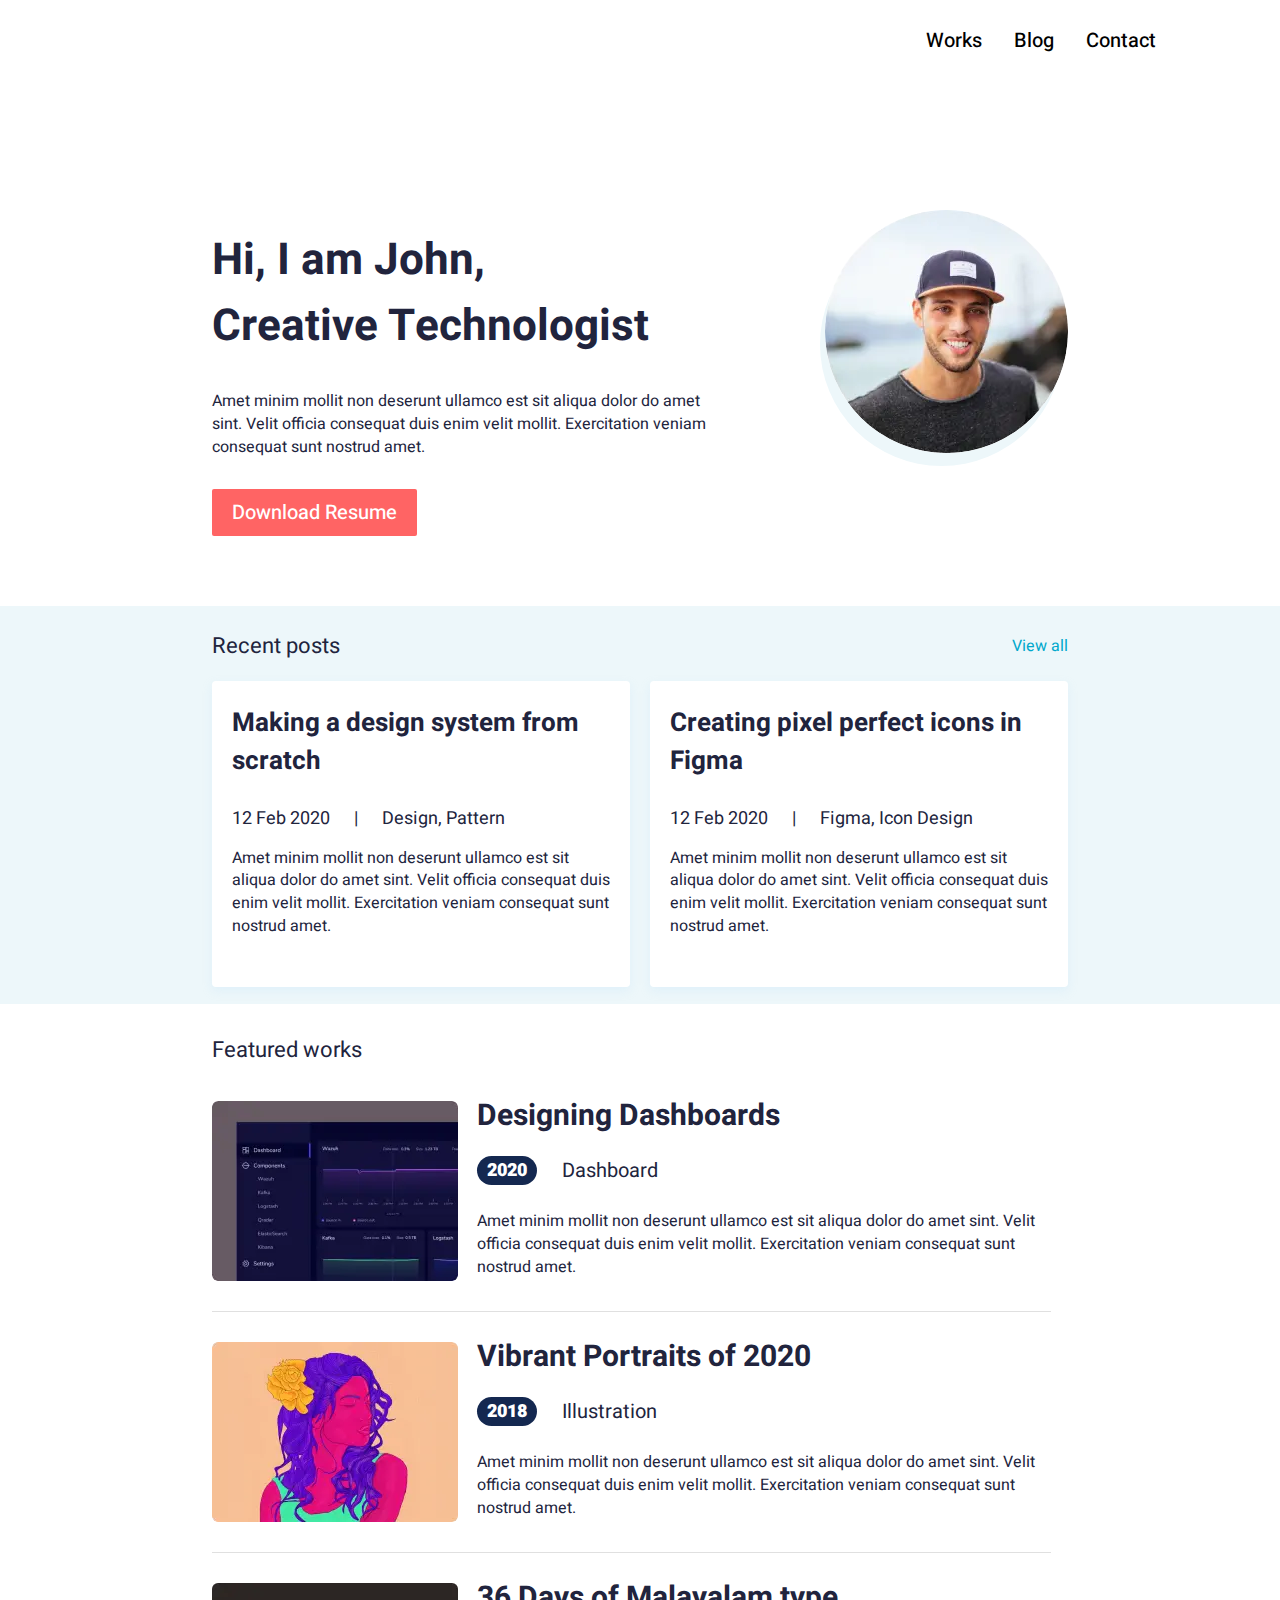
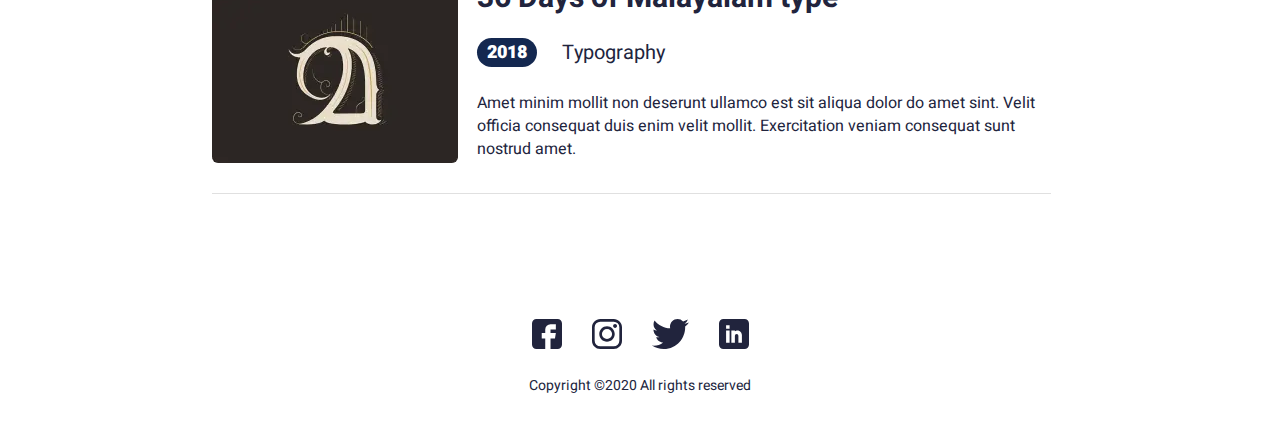
<file: index.html>
<!DOCTYPE html><html lang="ru"> <head>	<title>HomePage</title>	<meta charset="UTF-8">	<meta name="format-detection" content="telephone=no">	<link rel="stylesheet" href="css/style.min.css">	<link rel="shortcut icon" href="favicon.ico">	<!-- <meta name="robots" content="noindex, nofollow"> -->	<!-- <meta name="viewport" content="width=device-width, initial-scale=1.0, maximum-scale=1.0, user-scalable=0"> -->	<meta name="viewport" content="width=device-width, initial-scale=1.0"></head><body>	<div class="wrapper">		<header class="header">	<div class="header__content">		<div class="header__menu menu">			<div class="menu__icon icon-menu">				<span></span>				<span></span>				<span></span>			</div>			<nav class="menu__body">				<ul class="menu__list">					<li><a href="./works.html" class="menu__link ">Works</a></li>					<li><a href="./blog.html" class="menu__link ">Blog</a></li>					<li><a href="" class="menu__link">Contact</a></li>				</ul>			</nav>		</div>	</div></header>		<main class="page">			<section class="hello">				<div class="hello__container _container">					<div class="hello__contant">						<h1 class="hello__title title">Hi, I am John,<br> Creative Technologist</h1>						<div class="hello__text text">							Amet minim mollit non deserunt ullamco est sit aliqua dolor do amet sint. Velit officia consequat							duis enim velit mollit. Exercitation veniam consequat sunt nostrud amet.						</div>						<a href="" class="hello__btn btn">Download Resume</a>					</div>					<picture><source srcset="img/avatar.webp" type="image/webp"><img class="hello__avatar" src="img/avatar.jpg" alt="avatar"></picture>				</div>			</section>			<section class="recent-posts">				<div class="recent-posts__container _container">					<div class="recent-posts__header">						<div class="recent-posts__title">Recent posts</div>						<a href="" class="recent-posts__view-all">View all</a>					</div>					<div class="recent-posts__body">						<div class="recent-posts__column">							<article class="recent-posts__item recent-post">								<a class="recent-post__title" href="">Making a design system from scratch</a>								<div class="recent-post__info">12 Feb 2020 <span>|</span> Design, Pattern</div>								<div class="recent-post__text text">Amet minim mollit non deserunt ullamco est sit aliqua dolor									do amet sint. Velit officia consequat duis enim velit mollit. Exercitation veniam consequat									sunt nostrud amet.</div>							</article>						</div>						<div class="recent-posts__column">							<article class="recent-posts__item recent-post">								<a class="recent-post__title" href="">Creating pixel perfect icons in Figma</a>								<div class="recent-post__info">12 Feb 2020 <span>|</span> Figma, Icon Design</div>								<div class="recent-post__text text">Amet minim mollit non deserunt ullamco est sit aliqua dolor									do amet sint. Velit officia consequat duis enim velit mollit. Exercitation veniam consequat									sunt nostrud amet.</div>							</article>						</div>					</div>				</div>			</section>			<section class="featured-works">				<div class="featured-works__container _container">					<div class="featured-works__title">Featured works</div>					<div class="featured-works__items works">						<article class="works__item">							<a class="works__image _ibg" href="#"><picture><source srcset="img/works/01.webp" type="image/webp"><img src="img/works/01.jpg" alt="01"></picture></a>							<div class="works__body">								<a href="" class="works__title">Designing Dashboards</a>								<div class="works__info">									<div class="works__year">2020</div>									<div class="works__category">Dashboard</div>								</div>								<div class="works__text text">									Amet minim mollit non deserunt ullamco est sit aliqua dolor do amet sint. Velit officia									consequat duis enim velit mollit. Exercitation veniam consequat sunt nostrud amet.								</div>							</div>						</article>						<article class="works__item">							<a class="works__image _ibg" href="#"><picture><source srcset="img/works/02.webp" type="image/webp"><img src="img/works/02.jpg" alt="01"></picture></a>							<div class="works__body">								<a href="" class="works__title">Vibrant Portraits of 2020</a>								<div class="works__info">									<div class="works__year">2018</div>									<div class="works__category">Illustration</div>								</div>								<div class="works__text text">									Amet minim mollit non deserunt ullamco est sit aliqua dolor do amet sint. Velit officia									consequat duis enim velit mollit. Exercitation veniam consequat sunt nostrud amet.								</div>							</div>						</article>						<article class="works__item">							<a class="works__image _ibg" href="#"><picture><source srcset="img/works/03.webp" type="image/webp"><img src="img/works/03.jpg" alt="01"></picture></a>							<div class="works__body">								<a href="" class="works__title">36 Days of Malayalam type</a>								<div class="works__info">									<div class="works__year">2018</div>									<div class="works__category">Typography</div>								</div>								<div class="works__text text">									Amet minim mollit non deserunt ullamco est sit aliqua dolor do amet sint. Velit officia									consequat duis enim velit mollit. Exercitation veniam consequat sunt nostrud amet.								</div>							</div>						</article>					</div>				</div>			</section>		</main>		<footer class="footer">	<div class="footer__content _container">		<div class="footer__social social">			<a href="" class="social__item _icon-fb"><picture><source srcset="img/iconfonts/01.svg" type="image/webp"><img src="img/iconfonts/01.svg" alt=""></picture></a>			<a href="" class="social__item _icon-inst"><picture><source srcset="img/iconfonts/02.svg" type="image/webp"><img src="img/iconfonts/02.svg" alt=""></picture></a>			<a href="" class="social__item _icon-twit"><picture><source srcset="img/iconfonts/03.svg" type="image/webp"><img src="img/iconfonts/03.svg" alt=""></picture></a>			<a href="" class="social__item _icon-linked"><picture><source srcset="img/iconfonts/04.svg" type="image/webp"><img src="img/iconfonts/04.svg" alt=""></picture></a>		</div>		<div class="footer__copy">Copyright ©2020 All rights reserved</div>	</div></footer>	</div>	<!-- Swiper --><!-- <script src="https://unpkg.com/swiper/swiper-bundle.min.js"></script> --><script src="js/vendors.min.js"></script><script src="js/app.min.js"></script></body></html>
</file>
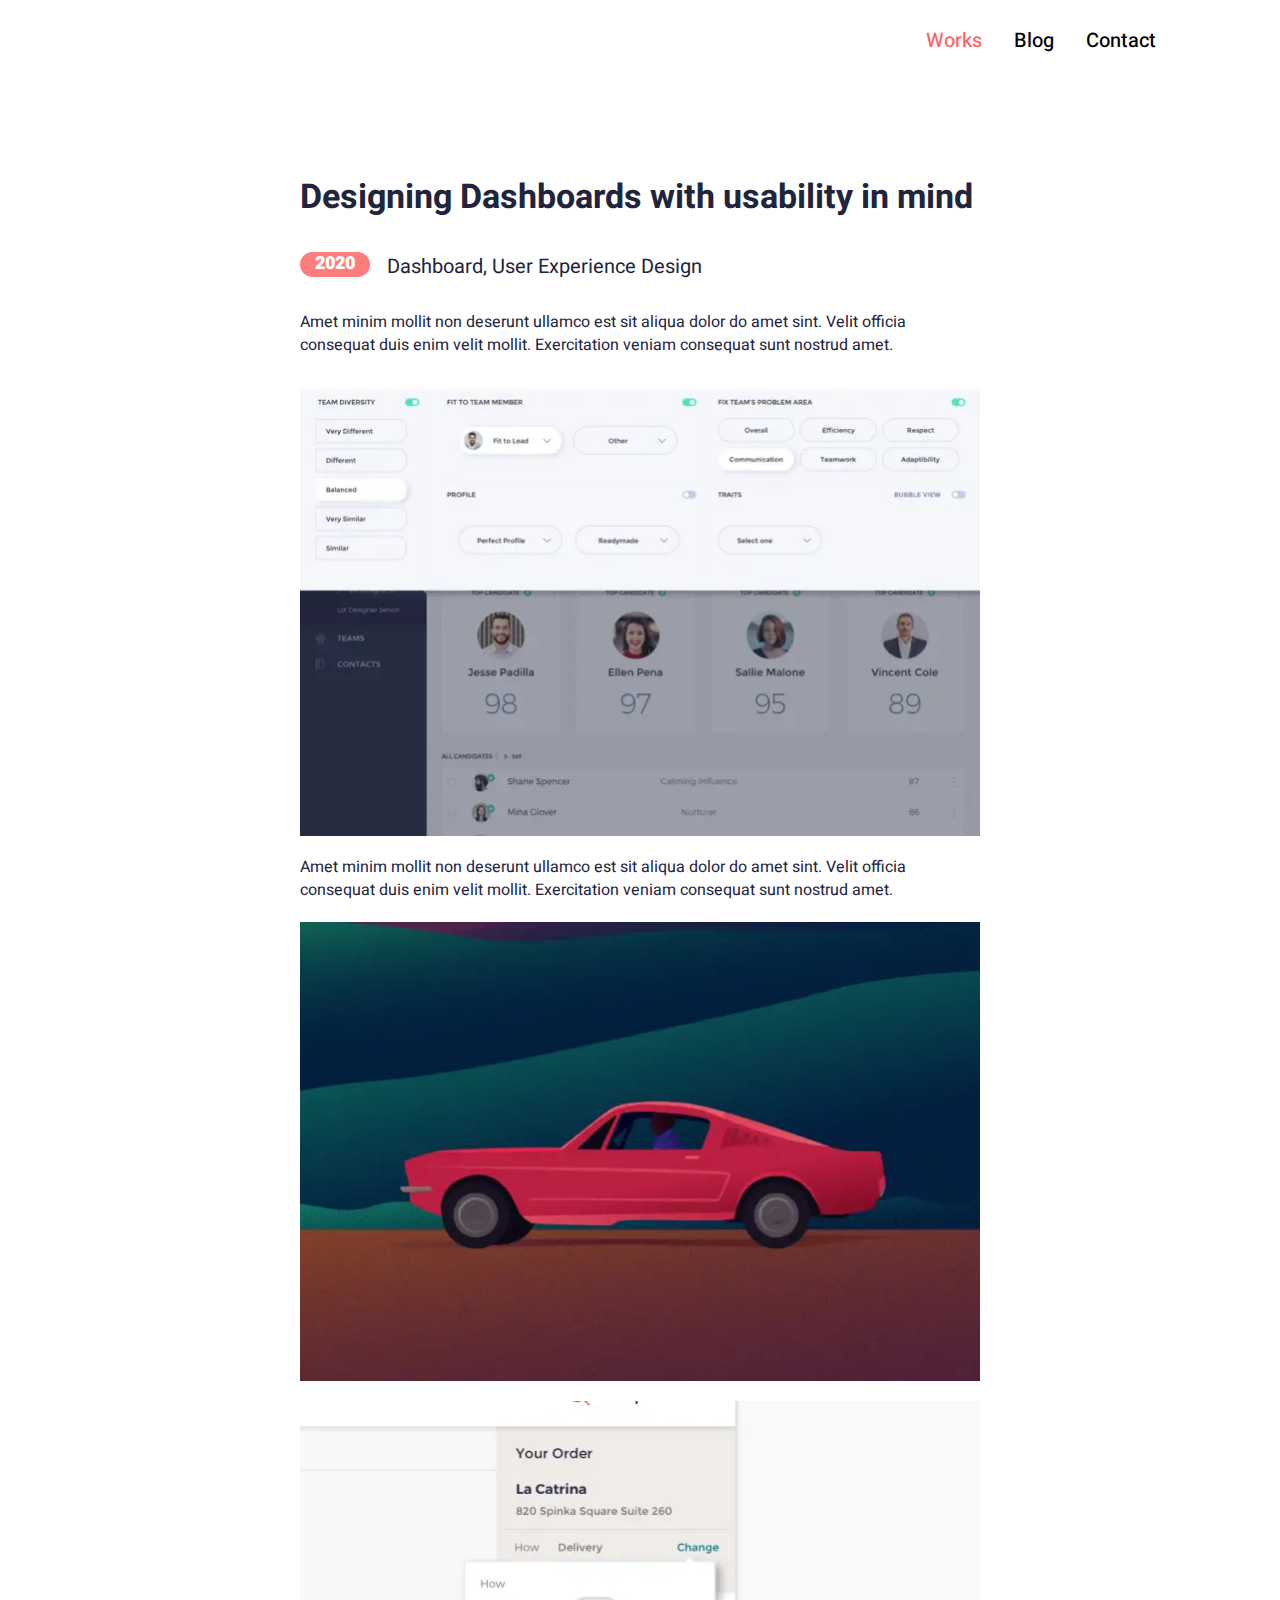
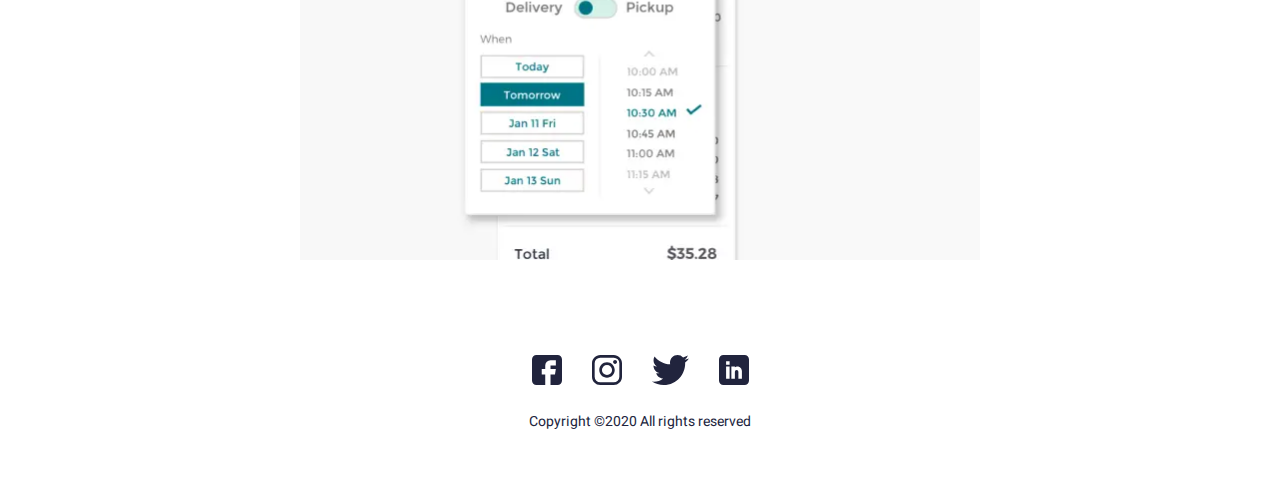
<file: article.html>
<!DOCTYPE html><html lang="ru"> <head>	<title>Article</title>	<meta charset="UTF-8">	<meta name="format-detection" content="telephone=no">	<link rel="stylesheet" href="css/style.min.css">	<link rel="shortcut icon" href="favicon.ico">	<!-- <meta name="robots" content="noindex, nofollow"> -->	<!-- <meta name="viewport" content="width=device-width, initial-scale=1.0, maximum-scale=1.0, user-scalable=0"> -->	<meta name="viewport" content="width=device-width, initial-scale=1.0"></head><body>	<div class="wrapper">		<header class="header">	<div class="header__content">		<div class="header__menu menu">			<div class="menu__icon icon-menu">				<span></span>				<span></span>				<span></span>			</div>			<nav class="menu__body">				<ul class="menu__list">					<li><a href="./works.html" class="menu__link _active">Works</a></li>					<li><a href="./blog.html" class="menu__link ">Blog</a></li>					<li><a href="" class="menu__link">Contact</a></li>				</ul>			</nav>		</div>	</div></header>		<main class="page">			<div class="article">				<div class="article__title">Designing Dashboards with usability in mind</div>				<div class="article__info">					<div class="article__year">2020</div>					<div class="article__category">Dashboard, User Experience Design</div>				</div>				<div class="article__text">					<p>						Amet minim mollit non deserunt ullamco est sit aliqua dolor do amet sint.						Velit officia consequat duis enim velit mollit. Exercitation veniam consequat sunt nostrud amet.					</p>					<picture><source srcset="img/article/01.webp" type="image/webp"><img src="img/article/01.png" alt="01"></picture>					<p>						Amet minim mollit non deserunt ullamco est sit aliqua dolor do amet sint. Velit officia consequat duis						enim velit mollit. Exercitation veniam consequat sunt nostrud amet.					</p>					<picture><source srcset="img/article/02.webp" type="image/webp"><img src="img/article/02.png" alt="02"></picture>					<picture><source srcset="img/article/03.webp" type="image/webp"><img src="img/article/03.png" alt="03"></picture>				</div>			</div>		</main>		<footer class="footer">	<div class="footer__content _container">		<div class="footer__social social">			<a href="" class="social__item _icon-fb"><picture><source srcset="img/iconfonts/01.svg" type="image/webp"><img src="img/iconfonts/01.svg" alt=""></picture></a>			<a href="" class="social__item _icon-inst"><picture><source srcset="img/iconfonts/02.svg" type="image/webp"><img src="img/iconfonts/02.svg" alt=""></picture></a>			<a href="" class="social__item _icon-twit"><picture><source srcset="img/iconfonts/03.svg" type="image/webp"><img src="img/iconfonts/03.svg" alt=""></picture></a>			<a href="" class="social__item _icon-linked"><picture><source srcset="img/iconfonts/04.svg" type="image/webp"><img src="img/iconfonts/04.svg" alt=""></picture></a>		</div>		<div class="footer__copy">Copyright ©2020 All rights reserved</div>	</div></footer>	</div>	<!-- Swiper --><!-- <script src="https://unpkg.com/swiper/swiper-bundle.min.js"></script> --><script src="js/vendors.min.js"></script><script src="js/app.min.js"></script></body></html>
</file>
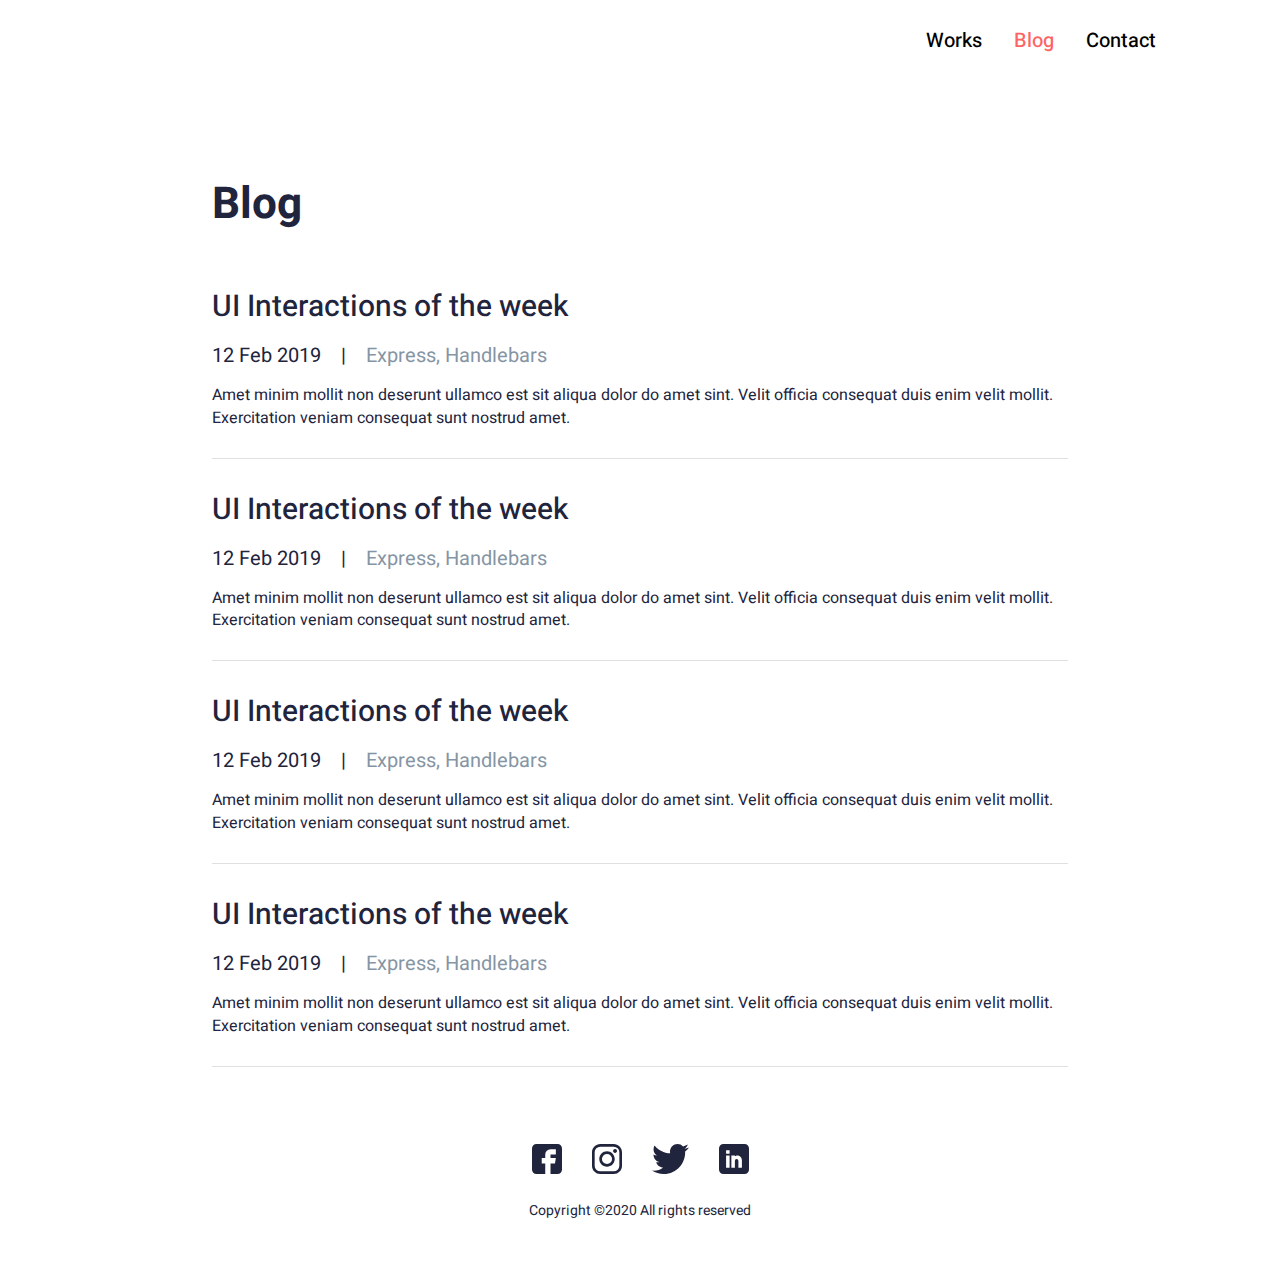
<file: blog.html>
<!DOCTYPE html><html lang="ru"> <head>	<title>Blog</title>	<meta charset="UTF-8">	<meta name="format-detection" content="telephone=no">	<link rel="stylesheet" href="css/style.min.css">	<link rel="shortcut icon" href="favicon.ico">	<!-- <meta name="robots" content="noindex, nofollow"> -->	<!-- <meta name="viewport" content="width=device-width, initial-scale=1.0, maximum-scale=1.0, user-scalable=0"> -->	<meta name="viewport" content="width=device-width, initial-scale=1.0"></head><body>	<div class="wrapper">		<header class="header">	<div class="header__content">		<div class="header__menu menu">			<div class="menu__icon icon-menu">				<span></span>				<span></span>				<span></span>			</div>			<nav class="menu__body">				<ul class="menu__list">					<li><a href="./works.html" class="menu__link ">Works</a></li>					<li><a href="./blog.html" class="menu__link _active">Blog</a></li>					<li><a href="" class="menu__link">Contact</a></li>				</ul>			</nav>		</div>	</div></header>		<main class="page">			<div class="blog__container _container">				<h1 class="blog__title title">Blog</h1>				<div class="blog__item">					<div class="blog__item-title" ><a href="">UI Interactions of the week</a></div>					<div class="blog__info">						<div class="blog__date">12 Feb 2019</div>						<span>|</span>						<div class="blog__descr">Express, Handlebars</div>					</div>					<div class="blog__text text">						Amet minim mollit non deserunt ullamco est sit aliqua dolor do amet sint. Velit officia consequat duis						enim velit mollit. Exercitation veniam consequat sunt nostrud amet.					</div>				</div>				<div class="blog__item">					<div class="blog__item-title"><a href="">UI Interactions of the week</a></div>					<div class="blog__info">						<div class="blog__date">12 Feb 2019</div>						<span>|</span>						<div class="blog__descr">Express, Handlebars</div>					</div>					<div class="blog__text text">						Amet minim mollit non deserunt ullamco est sit aliqua dolor do amet sint. Velit officia consequat duis						enim velit mollit. Exercitation veniam consequat sunt nostrud amet.					</div>				</div>				<div class="blog__item">					<div class="blog__item-title"><a href="">UI Interactions of the week</a></div>					<div class="blog__info">						<div class="blog__date">12 Feb 2019</div>						<span>|</span>						<div class="blog__descr">Express, Handlebars</div>					</div>					<div class="blog__text text">						Amet minim mollit non deserunt ullamco est sit aliqua dolor do amet sint. Velit officia consequat duis						enim velit mollit. Exercitation veniam consequat sunt nostrud amet.					</div>				</div>				<div class="blog__item">					<div class="blog__item-title"><a href="">UI Interactions of the week</a></div>					<div class="blog__info">						<div class="blog__date">12 Feb 2019</div>						<span>|</span>						<div class="blog__descr">Express, Handlebars</div>					</div>					<div class="blog__text text">						Amet minim mollit non deserunt ullamco est sit aliqua dolor do amet sint. Velit officia consequat duis						enim velit mollit. Exercitation veniam consequat sunt nostrud amet.					</div>				</div>			</div>		</main>		<footer class="footer">	<div class="footer__content _container">		<div class="footer__social social">			<a href="" class="social__item _icon-fb"><picture><source srcset="img/iconfonts/01.svg" type="image/webp"><img src="img/iconfonts/01.svg" alt=""></picture></a>			<a href="" class="social__item _icon-inst"><picture><source srcset="img/iconfonts/02.svg" type="image/webp"><img src="img/iconfonts/02.svg" alt=""></picture></a>			<a href="" class="social__item _icon-twit"><picture><source srcset="img/iconfonts/03.svg" type="image/webp"><img src="img/iconfonts/03.svg" alt=""></picture></a>			<a href="" class="social__item _icon-linked"><picture><source srcset="img/iconfonts/04.svg" type="image/webp"><img src="img/iconfonts/04.svg" alt=""></picture></a>		</div>		<div class="footer__copy">Copyright ©2020 All rights reserved</div>	</div></footer>	</div>	<!-- Swiper --><!-- <script src="https://unpkg.com/swiper/swiper-bundle.min.js"></script> --><script src="js/vendors.min.js"></script><script src="js/app.min.js"></script></body></html>
</file>
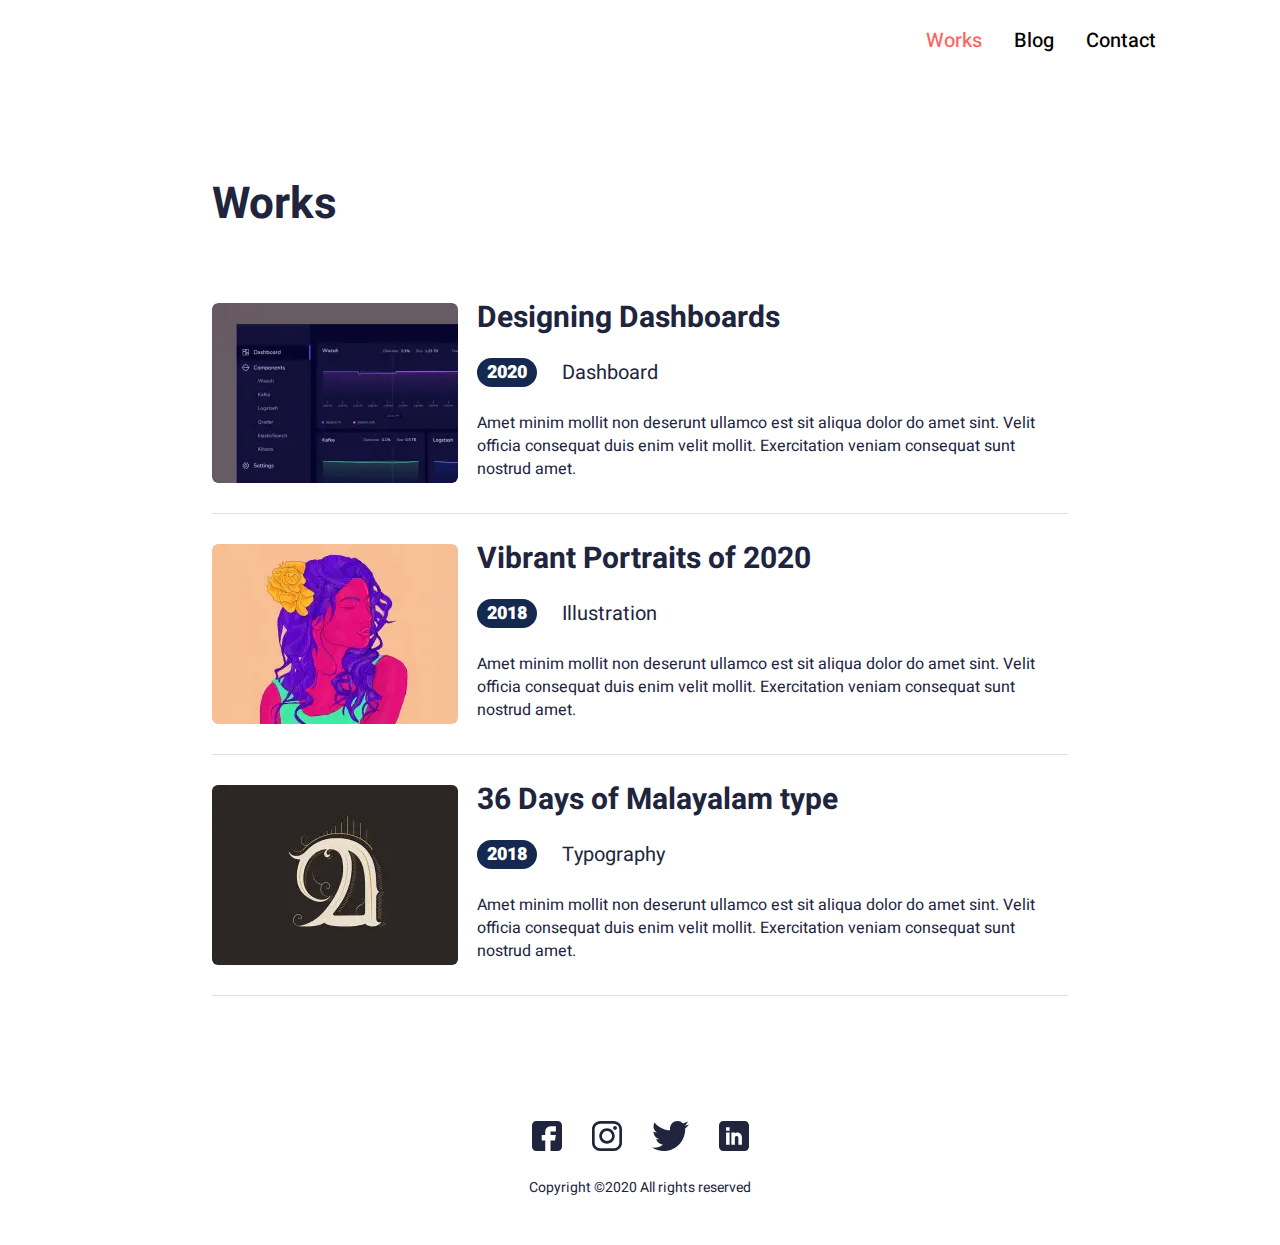
<file: works.html>
<!DOCTYPE html><html lang="ru"> <head>	<title>Works</title>	<meta charset="UTF-8">	<meta name="format-detection" content="telephone=no">	<link rel="stylesheet" href="css/style.min.css">	<link rel="shortcut icon" href="favicon.ico">	<!-- <meta name="robots" content="noindex, nofollow"> -->	<!-- <meta name="viewport" content="width=device-width, initial-scale=1.0, maximum-scale=1.0, user-scalable=0"> -->	<meta name="viewport" content="width=device-width, initial-scale=1.0"></head><body>	<div class="wrapper">		<header class="header">	<div class="header__content">		<div class="header__menu menu">			<div class="menu__icon icon-menu">				<span></span>				<span></span>				<span></span>			</div>			<nav class="menu__body">				<ul class="menu__list">					<li><a href="./works.html" class="menu__link _active">Works</a></li>					<li><a href="./blog.html" class="menu__link ">Blog</a></li>					<li><a href="" class="menu__link">Contact</a></li>				</ul>			</nav>		</div>	</div></header>		<main class="page">			<div class="featured-works__container _container">				<div class="featured-works__main-title title">Works</div>				<div class="featured-works works">					<article class="works__item">						<a class="works__image _ibg" href="#"><picture><source srcset="img/works/01.webp" type="image/webp"><img src="img/works/01.jpg" alt="01"></picture></a>						<div class="works__body">							<a href="" class="works__title">Designing Dashboards</a>							<div class="works__info">								<div class="works__year">2020</div>								<div class="works__category">Dashboard</div>							</div>							<div class="works__text text">								Amet minim mollit non deserunt ullamco est sit aliqua dolor do amet sint. Velit officia								consequat duis enim velit mollit. Exercitation veniam consequat sunt nostrud amet.							</div>						</div>					</article>					<article class="works__item">						<a class="works__image _ibg" href="#"><picture><source srcset="img/works/02.webp" type="image/webp"><img src="img/works/02.jpg" alt="01"></picture></a>						<div class="works__body">							<a href="" class="works__title">Vibrant Portraits of 2020</a>							<div class="works__info">								<div class="works__year">2018</div>								<div class="works__category">Illustration</div>							</div>							<div class="works__text text">								Amet minim mollit non deserunt ullamco est sit aliqua dolor do amet sint. Velit officia								consequat duis enim velit mollit. Exercitation veniam consequat sunt nostrud amet.							</div>						</div>					</article>					<article class="works__item">						<a class="works__image _ibg" href="#"><picture><source srcset="img/works/03.webp" type="image/webp"><img src="img/works/03.jpg" alt="01"></picture></a>						<div class="works__body">							<a href="" class="works__title">36 Days of Malayalam type</a>							<div class="works__info">								<div class="works__year">2018</div>								<div class="works__category">Typography</div>							</div>							<div class="works__text text">								Amet minim mollit non deserunt ullamco est sit aliqua dolor do amet sint. Velit officia								consequat duis enim velit mollit. Exercitation veniam consequat sunt nostrud amet.							</div>						</div>					</article>				</div>			</div>		</main>		<footer class="footer">	<div class="footer__content _container">		<div class="footer__social social">			<a href="" class="social__item _icon-fb"><picture><source srcset="img/iconfonts/01.svg" type="image/webp"><img src="img/iconfonts/01.svg" alt=""></picture></a>			<a href="" class="social__item _icon-inst"><picture><source srcset="img/iconfonts/02.svg" type="image/webp"><img src="img/iconfonts/02.svg" alt=""></picture></a>			<a href="" class="social__item _icon-twit"><picture><source srcset="img/iconfonts/03.svg" type="image/webp"><img src="img/iconfonts/03.svg" alt=""></picture></a>			<a href="" class="social__item _icon-linked"><picture><source srcset="img/iconfonts/04.svg" type="image/webp"><img src="img/iconfonts/04.svg" alt=""></picture></a>		</div>		<div class="footer__copy">Copyright ©2020 All rights reserved</div>	</div></footer>	</div>	<!-- Swiper --><!-- <script src="https://unpkg.com/swiper/swiper-bundle.min.js"></script> --><script src="js/vendors.min.js"></script><script src="js/app.min.js"></script></body></html>
</file>
<file: css/style.min.css>
@charset "UTF-8";@import url(https://fonts.googleapis.com/css?family=Heebo:regular,500,700,900&display=swap);@font-face{font-family:icons;font-display:swap;src:url(../fonts/icons.woff) format("woff"),url(../fonts/icons.woff2) format("woff2");font-weight:400;font-style:normal}@font-face{font-family:icons;font-display:swap;src:url(../fonts/icons.woff) format("woff"),url(../fonts/icons.woff2#icons) format("woff2");font-weight:400;font-style:normal;font-display:block}[class*=" _icon-"]:before,[class^="_icon-"]:before{font-family:icons;font-style:normal;font-weight:400;font-variant:normal;text-transform:none;line-height:1;-webkit-font-smoothing:antialiased;-moz-osx-font-smoothing:grayscale}[class*=" _icon-"]:before,[class^="_icon-"]:before{display:block}.icon-fb:before{content:"\e900"}.icon-inst:before{content:"\e901"}.icon-twit:before{content:"\e902"}.icon-linked:before{content:"\e903"}*{padding:0;margin:0;border:0}*,:after,:before{-webkit-box-sizing:border-box;box-sizing:border-box}:active,:focus{outline:0}a:active,a:focus{outline:0}aside,footer,header,nav,section{display:block}body,html{height:100%;min-width:320px}body{line-height:1;font-family:Heebo;-ms-text-size-adjust:100%;-moz-text-size-adjust:100%;-webkit-text-size-adjust:100%}button,input,textarea{font-family:Heebo}input::-ms-clear{display:none}button{cursor:pointer}button::-moz-focus-inner{padding:0;border:0}a,a:visited{text-decoration:none}a:hover{text-decoration:none}ul li{list-style:none}img{vertical-align:top}h1,h2,h3,h4,h5,h6{font-weight:inherit;font-size:inherit}body{color:#21243d;font-size:14px}body._lock{overflow:hidden}.wrapper{width:100%;min-height:100%;overflow:hidden;display:-webkit-box;display:-ms-flexbox;display:flex;-webkit-box-orient:vertical;-webkit-box-direction:normal;-ms-flex-direction:column;flex-direction:column}._container{max-width:856px;margin:0 auto}.btn{display:-webkit-inline-box;display:-ms-inline-flexbox;display:inline-flex;padding:0 20px;-webkit-box-pack:center;-ms-flex-pack:center;justify-content:center;-webkit-box-align:center;-ms-flex-align:center;align-items:center;text-align:center;font-weight:500;font-size:20px;line-height:29px;height:47px;background:#ff6464;color:#fff;border-radius:2px;-webkit-transition:background-color .3s ease 0s;-o-transition:background-color .3s ease 0s;transition:background-color .3s ease 0s}.btn._fw{width:100%}.select{position:relative}.select__item{position:relative}.select__title{color:#000;border:1px solid #d9d9d9;background-color:#fff;cursor:pointer;border-radius:4px}.select__value{display:-webkit-box;display:-ms-flexbox;display:flex;font-size:14px;height:30px;padding:0 15px;-webkit-box-align:center;-ms-flex-align:center;align-items:center;-webkit-box-pack:justify;-ms-flex-pack:justify;justify-content:space-between;-webkit-box-orient:horizontal;-webkit-box-direction:reverse;-ms-flex-direction:row-reverse;flex-direction:row-reverse}.select__value span{height:1em;overflow:hidden;display:-webkit-box;-webkit-line-clamp:1;-webkit-box-orient:vertical}.select__value:before{content:"";display:inline-block;-webkit-transition:all .3s ease 0s;-o-transition:all .3s ease 0s;transition:all .3s ease 0s;width:11px;height:7px;background:url(../img/icons/select.svg) center/100% no-repeat}.select__input{width:100%;background-color:transparent;height:100%}.select__options{color:#000;display:none;position:absolute;top:29px;border-radius:0 0 4px 4px;min-width:100%;left:0;background-color:#fff;border-top:0;border:1px solid #d9d9d9;border-top:0;font-size:14px;padding:10px 0 5px 0}.select__option{cursor:pointer;padding:5px 15px;margin:0}.select._active{z-index:5}.select._active .select__value:before{-webkit-transform:rotate(-180deg);-ms-transform:rotate(-180deg);transform:rotate(-180deg)}.select._active .select__options{display:block}input[type=email],input[type=tel],input[type=text],textarea{-webkit-appearance:none;-moz-appearance:none;appearance:none}.input{border-radius:0!important;width:100%;display:block;padding:0 20px}textarea.input{resize:none;padding:0 0}.checkbox{position:relative}.checkbox__input{position:absolute;width:0;height:0;opacity:0;visibility:hidden}.checkbox__input:checked+.checkbox__text:before{background:#fff url(../img/icons/check.svg) center no-repeat}.checkbox__text{display:-webkit-inline-box;display:-ms-inline-flexbox;display:inline-flex;-webkit-box-align:center;-ms-flex-align:center;align-items:center;position:relative;font-size:16px;color:#fff;letter-spacing:-.3px;line-height:calc(20 / 16);cursor:pointer}.checkbox__text:before{content:"";-ms-flex-item-align:start;align-self:flex-start;margin:0 14px 0 0;-webkit-box-flex:0;-ms-flex:0 0 20px;flex:0 0 20px;left:0;top:0;width:20px;height:18px;background:#fff;border:1px solid #a7a9ac}.checkbox a{color:#fff;text-decoration:underline}.checkbox._error .checkbox__text:before{border:1px solid #ee1212}.options{display:-webkit-box;display:-ms-flexbox;display:flex;-webkit-box-orient:vertical;-webkit-box-direction:normal;-ms-flex-direction:column;flex-direction:column;-webkit-box-align:start;-ms-flex-align:start;align-items:flex-start}.options__item{position:relative;cursor:pointer}.options__input{position:absolute;width:0;height:0;opacity:0;left:0;top:0;visibility:hidden}.options__input:checked+.options__text:after{-webkit-transform:scale(1);-ms-transform:scale(1);transform:scale(1)}.options__text{display:-webkit-inline-box;display:-ms-inline-flexbox;display:inline-flex;-webkit-box-align:center;-ms-flex-align:center;align-items:center;position:relative;font-size:16px;color:#fff;letter-spacing:-.3px;line-height:calc(20 / 16)}.options__text:before{content:"";-ms-flex-item-align:start;align-self:flex-start;margin:0 14px 0 0;-webkit-box-flex:0;-ms-flex:0 0 20px;flex:0 0 20px;left:0;top:0;border-radius:50%;width:20px;height:18px;background:#fff;border:1px solid #a7a9ac}.options__text:after{content:"";-webkit-transition:all .3s ease 0s;-o-transition:all .3s ease 0s;transition:all .3s ease 0s;-webkit-transform:scale(0);-ms-transform:scale(0);transform:scale(0);width:10px;height:10px;border-radius:50%;background-color:#77243a;position:absolute;left:5px;top:4px}.rating{display:-webkit-box;display:-ms-flexbox;display:flex;-webkit-box-align:end;-ms-flex-align:end;align-items:flex-end;font-size:40px;line-height:.75;-webkit-transition:opacity .3s ease 0s;-o-transition:opacity .3s ease 0s;transition:opacity .3s ease 0s}.rating.rating_sending{opacity:.2}.rating.rating_set .rating__active,.rating.rating_set .rating__item{cursor:pointer}.rating__body{position:relative}.rating__body::before{content:"★★★★★";display:block}.rating__active{position:absolute;width:0%;height:100%;top:0;left:0;overflow:hidden}.rating__active::before{content:"★★★★★";position:absolute;width:100%;height:100%;top:0;left:0;color:#ffd300}.rating__items{display:-webkit-box;display:-ms-flexbox;display:flex;position:absolute;width:100%;height:100%;top:0;left:0}.rating__item{-webkit-box-flex:0;-ms-flex:0 0 20%;flex:0 0 20%;height:100%;opacity:0}.rating__value{font-size:50%;line-height:1;padding:0 0 0 10px}.quantity{width:88px;height:40px;display:-webkit-box;display:-ms-flexbox;display:flex;border:1px solid rgba(166,166,166,.45)}.quantity__button{-webkit-box-flex:0;-ms-flex:0 0 30px;flex:0 0 30px;position:relative;cursor:pointer}.quantity__button::after,.quantity__button::before{content:"";position:absolute;top:50%;left:50%;-webkit-transition:all .3s ease 0s;-o-transition:all .3s ease 0s;transition:all .3s ease 0s;margin:0 0 0 -4.5px;background-color:#a6a6a6;width:9px;height:1px}.quantity__button_plus::before{-webkit-transform:rotate(-90deg);-ms-transform:rotate(-90deg);transform:rotate(-90deg)}.quantity__input{-webkit-box-flex:1;-ms-flex:1 1 auto;flex:1 1 auto}.quantity__input input{height:100%;color:#a6a6a6;font-size:12px;width:100%;text-align:center}.title{font-weight:700;font-size:44px;line-height:150%}.article__text p,.text{font-weight:400;font-size:16px;line-height:143.75%}.row:after{display:block;content:"";clear:both}.rub:after{content:"₽"}ol.counter{list-style-type:none;counter-reset:item}ol.counter li{position:relative;padding:0 0 0 45px}ol.counter li:before{counter-increment:item;content:counter(item);position:absolute;left:0;top:0;color:#818181;font-size:14px;font-weight:700;text-align:center;line-height:26px;border-radius:50%;width:28px;height:28px;border:1px solid #4274bb}.ellipsis{display:block;overflow:hidden;width:100%;white-space:nowrap;-o-text-overflow:ellipsis;text-overflow:ellipsis}.es{overflow:hidden;white-space:nowrap;-o-text-overflow:ellipsis;text-overflow:ellipsis}.table{display:table;font-size:0;width:100%}.trow{display:table-row}.cell{display:table-cell}.cell.full{width:100%}._ibg{position:relative}._ibg img{position:absolute;width:100%;height:100%;top:0;left:0;-o-object-fit:cover;object-fit:cover}body.ie ._ibg{background-position:center;background-size:cover;background-repeat:no-repeat}body.ie ._ibg img{width:0;height:0;opacity:0;visibility:hidden}._video{position:relative;overflow:hidden;height:0;padding-bottom:56.25%}._video embed,._video iframe,._video object,._video video{position:absolute;top:0;left:0;width:100%;height:100%}.videobg embed,.videobg iframe,.videobg object,.videobg video{position:fixed;top:50%;left:50%;min-width:100%;min-height:100%;width:auto;height:auto;z-index:-100;-webkit-transform:translateX(-50%) translateY(-50%);-ms-transform:translateX(-50%) translateY(-50%);transform:translateX(-50%) translateY(-50%);background-size:cover}._more-content{-webkit-transition:all .3s ease 0s;-o-transition:all .3s ease 0s;transition:all .3s ease 0s;overflow:hidden}._more-link{cursor:pointer}._more-link span{font-style:normal}._more-link span:first-child{display:block}._more-link span:last-child{display:none}._more-link._active span{font-style:normal}._more-link._active span:first-child{display:none}._more-link._active span:last-child{display:block}#map{background:url(../img/icons/loading.gif) center/50px no-repeat}._swiper{overflow:hidden}._swiper .swiper-wrapper{width:100%;height:100%;-webkit-box-sizing:content-box;box-sizing:content-box;display:-webkit-box;display:-ms-flexbox;display:flex;position:relative}._swiper.swiper-container-vertical .swiper-wrapper{-webkit-box-orient:vertical;-webkit-box-direction:normal;-ms-flex-direction:column;flex-direction:column}._swiper.swiper-container-autoheight .swiper-wrapper{-webkit-box-align:start;-ms-flex-align:start;align-items:flex-start}.swiper-container-initialized .swiper-slide{-ms-flex-negative:0;flex-shrink:0}.swiper-container-android .swiper-slide,.swiper-container-android .swiper-wrapper{-webkit-transform:translate3d(0,0,0);transform:translate3d(0,0,0)}.swiper-button-lock{display:none!important}._tabs-block{display:none}._tabs-block._active{display:block}.mirror{-webkit-transform:scale(-1,1);-ms-transform:scale(-1,1);transform:scale(-1,1)}.nicescroll-rails{z-index:1000!important}._custom-scroll{position:fixed;right:0;top:0;width:3px;height:100%;z-index:1000}._custom-scroll__line{background-color:rgba(0,0,0,.5);border-radius:3px 0 0 3px;position:relative;left:0;top:0;width:100%}.popup{-webkit-overflow-scrolling:touch;z-index:100;padding:30px 10px;position:fixed;top:0;left:0;width:100%;height:100%;-webkit-transition:visibility .8s ease 0s;-o-transition:visibility .8s ease 0s;transition:visibility .8s ease 0s;visibility:hidden}.popup::before{content:"";background-color:rgba(0,0,0,.9);position:fixed;width:100%;height:100%;top:0;left:0;opacity:0;-webkit-transition:opacity .8s ease 0s;-o-transition:opacity .8s ease 0s;transition:opacity .8s ease 0s}.popup.show{visibility:visible;overflow:auto}.popup.show::before{opacity:1}.popup.show .popup__body{-webkit-transform:scale(1);-ms-transform:scale(1);transform:scale(1)}.popup._active{overflow:auto;visibility:visible}.popup._active::before{opacity:1}.popup._active .popup__body{-webkit-transition:all .3s ease .2s;-o-transition:all .3s ease .2s;transition:all .3s ease .2s;-webkit-transform:scale(1);-ms-transform:scale(1);transform:scale(1)}.popup__content{display:-webkit-box;display:-ms-flexbox;display:flex;-webkit-box-orient:vertical;-webkit-box-direction:normal;-ms-flex-direction:column;flex-direction:column;-webkit-box-align:center;-ms-flex-align:center;align-items:center;min-height:100%;-webkit-box-flex:1;-ms-flex:1 1 auto;flex:1 1 auto;width:100%;display:flex;-webkit-box-pack:center;-ms-flex-pack:center;justify-content:center;align-items:center}.popup__body{-webkit-transform:scale(0);-ms-transform:scale(0);transform:scale(0);-webkit-transition:all .3s ease 0s;-o-transition:all .3s ease 0s;transition:all .3s ease 0s;background-color:#fff;padding:50px;width:100%;max-width:800px}.popup__close{width:15px;height:15px;position:absolute;top:0;right:0;cursor:pointer;z-index:30;background:url(../img/icons/close.svg) 0 0 no-repeat}.header__content{max-width:1052px;padding:0 10px;margin:0 auto}.header__menu{padding:10px 0;display:-webkit-box;display:-ms-flexbox;display:flex;-webkit-box-pack:end;-ms-flex-pack:end;justify-content:flex-end;height:82px;-webkit-box-align:center;-ms-flex-align:center;align-items:center}.menu__link{font-size:20px;font-weight:500;color:#000;-webkit-transition:color .3s ease 0s;-o-transition:color .3s ease 0s;transition:color .3s ease 0s}.menu__link._active{color:#ff6464}.menu__link:hover{color:#ff6464}.icon-menu{display:none}.footer{text-align:center;padding:45px 0 50px 0}.footer__copy{font-size:14}.social{display:-webkit-box;display:-ms-flexbox;display:flex;-webkit-box-pack:center;-ms-flex-pack:center;justify-content:center;-webkit-box-align:center;-ms-flex-align:center;align-items:center}.social__item{font-size:30px;color:inherit;margin:0 30px 30px 0}.social__item:last-child{margin:0 0 30px 0}.hello{padding:38px 0 70px 0}.hello__container{display:-webkit-box;display:-ms-flexbox;display:flex}.hello__contant{-webkit-box-flex:1;-ms-flex:1 1 auto;flex:1 1 auto;-webkit-box-align:start;-ms-flex-align:start;align-items:flex-start;padding:18px 30px 0 0}.hello__contant :last-child{margin-bottom:0}.hello__title{margin:0 0 30px 0}.hello__text{margin:0 0 30px 0;max-width:500px}.hello__btn{margin:0 0 25px 0}.hello__avatar{-webkit-box-flex:0;-ms-flex:0 0 243px;flex:0 0 243px;height:243px;width:243px;overflow:hidden;border-radius:50%;-webkit-box-shadow:-5px 13px 0 0 #edf7fa;box-shadow:-5px 13px 0 0 #edf7fa}.hello__avatar img{max-width:100%}.recent-posts{background-color:#edf7fa;padding:25px 0 17px 0}.recent-posts__header{display:-webkit-box;display:-ms-flexbox;display:flex;margin:0 0 20px 0}.recent-posts__title{font-size:22px;line-height:30px;padding:0 20px 0 0;-webkit-box-flex:1;-ms-flex:1 1 auto;flex:1 1 auto}.recent-posts__view-all{color:#00a8cc;font-size:16px;line-height:30px;-webkit-box-flex:0;-ms-flex:0 0 auto;flex:0 0 auto}.recent-posts__body{display:-webkit-box;display:-ms-flexbox;display:flex;margin:0 -10px}.recent-posts__column{-webkit-box-flex:0;-ms-flex:0 1 50%;flex:0 1 50%;padding:0 10px}.recent-post{margin:0 0 15px 0;background-color:#fff;-webkit-box-shadow:0 4px 10px rgba(187,225,250,.25);box-shadow:0 4px 10px rgba(187,225,250,.25);border-radius:4px;padding:24px 20px 34px;height:100%}.recent-post__title{font-weight:700;font-size:26px;line-height:146.15385%;color:#21243d;margin:0 0 25px 0;display:inline-block}.recent-post__info{font-size:18px;line-height:26px;margin:0 0 15px 0}.recent-post__info span{margin:0 20px}.featured-works{padding:35px 0 80px 0}.featured-works__title{font-size:22px;margin:0 0 10px 0}.featured-works__items .works__item{-webkit-box-flex:0;-ms-flex:0 0 90%;flex:0 0 90%;margin:0 17px 0 0}.works__item{border-bottom:1px solid #e0e0e0;padding:30px 0 30px 0}.works__image{-webkit-box-flex:0;-ms-flex:0 0 246px;flex:0 0 246px;min-height:180px;border-radius:6px;display:block;overflow:hidden}.works__title{color:inherit;display:inline-block;font-weight:700;font-size:30px;line-height:30px;margin:0 0 25px 0;-webkit-transition:color .3s ease 0s;-o-transition:color .3s ease 0s;transition:color .3s ease 0s}.works__title:hover{color:#ff6464}.works__info{display:-webkit-box;display:-ms-flexbox;display:flex}.works__year{padding:0 10px;font-weight:900;font-size:18px;line-height:29px;display:inline-block;color:#fff;background:#142850;border-radius:16px}.works__category{font-size:20px;line-height:29px;margin:0 0 0 25px}.works__text{margin:25px 0 0 0}.blog{padding:0 0 18px 0}.blog__title{margin:0 0 50px 0}.blog__item-title{margin:0 0 18px 0}.blog__item-title a{color:inherit;font-weight:500;font-size:30px;line-height:133.33333%}.blog__item-title a:hover{color:#ff6464}.blog__item{border-bottom:1px solid #e0e0e0;margin:0 0 32px 0}.blog__info{display:-webkit-inline-box;display:-ms-inline-flexbox;display:inline-flex;font-size:20px;margin:0 0 18px 0}.blog__info span{margin:0 20px}.blog__descr{color:#8695a4}.blog__text{margin:0 0 28px 0}.article{max-width:700px;padding:0 10px 30px;margin:0 auto}.article__title{font-weight:700;font-size:34px;line-height:147.05882%;margin:0 0 30px 0}.article__info{display:-webkit-box;display:-ms-flexbox;display:flex;-webkit-box-align:start;-ms-flex-align:start;align-items:flex-start;margin:0 0 30px 0}.article__year{height:25px;display:-webkit-box;display:-ms-flexbox;display:flex;-webkit-box-pack:center;-ms-flex-pack:center;justify-content:center;-webkit-box-align:center;-ms-flex-align:center;align-items:center;background:#ff7c7c;border-radius:16px;color:#fff;font-size:18px;font-weight:900;padding:0 15px;margin:0 17px 0 0}.article__category{font-size:20px;line-height:145%}.article__text p{margin:0 0 20px 0}.article__text img{margin:0 0 20px 0;max-width:100%}.page{padding:90px 0 0 0;-webkit-box-flex:1;-ms-flex:1 1 auto;flex:1 1 auto}@media (min-width:768.98px){.quantity__button:hover::after,.quantity__button:hover::before{background-color:rgba(0,0,0,.5)}.menu__list{display:-webkit-box;display:-ms-flexbox;display:flex}.menu__list li{margin:0 0 0 32px}.works__item{display:-webkit-box;display:-ms-flexbox;display:flex;-webkit-box-align:start;-ms-flex-align:start;align-items:flex-start}.works__body{padding:0 0 0 19px}}@media (min-width:992px){.btn:hover{background-color:#cc4949}.select__option:hover{background:#d9d9d9}.checkbox a:hover{text-decoration:none}}@media (max-width:868px){._container{max-width:750px}}@media (max-width:768.98px){._container{max-width:none;padding:0 10px}.select__title{font-size:18px}.select__options{font-size:18px}.title{font-size:30px}.menu__body{position:fixed;width:100%;z-index:4;height:100%;top:0;left:0;overflow:auto;padding:70px 10px 30px 10px;-webkit-transform:translate(0,-100%);-ms-transform:translate(0,-100%);transform:translate(0,-100%);-webkit-transition:-webkit-transform .7s ease 0s;transition:-webkit-transform .7s ease 0s;-o-transition:transform .7s ease 0s;transition:transform .7s ease 0s;transition:transform .7s ease 0s,-webkit-transform .7s ease 0s;background-color:rgba(255,255,255,.754)}.menu__body._active{-webkit-transform:translate(0,0);-ms-transform:translate(0,0);transform:translate(0,0)}.menu__list li{margin:0 0 30px 0}.menu__list li:last-child{margin:0}.menu__link{font-size:30px;text-align:center;display:block}.icon-menu{display:block;position:relative;width:30px;height:18px;cursor:pointer;z-index:5}.icon-menu span{-webkit-transition:all .3s ease 0s;-o-transition:all .3s ease 0s;transition:all .3s ease 0s;top:calc(50% - 1px);left:0;position:absolute;width:100%;height:2px;background-color:#000}.icon-menu span:first-child{top:0}.icon-menu span:last-child{top:auto;bottom:0}.icon-menu._active span{-webkit-transform:scale(0);-ms-transform:scale(0);transform:scale(0)}.icon-menu._active span:first-child{-webkit-transform:rotate(-45deg);-ms-transform:rotate(-45deg);transform:rotate(-45deg);top:calc(50% - 1px)}.icon-menu._active span:last-child{-webkit-transform:rotate(45deg);-ms-transform:rotate(45deg);transform:rotate(45deg);bottom:calc(50% - 1px)}.footer{padding:25px 0 35px 0}.hello__container{-webkit-box-orient:vertical;-webkit-box-direction:reverse;-ms-flex-direction:column-reverse;flex-direction:column-reverse;text-align:center;-webkit-box-align:center;-ms-flex-align:center;align-items:center}.hello__contant{padding:18px 0 0 0}.hello__title{margin:0 0 20px 0}.hello__text{margin:0 10px 20px 10px}.hello__avatar{height:170px;width:170px;margin:0 0 30px 0}.recent-posts__title{text-align:center;font-size:18px}.recent-posts__view-all{display:none}.recent-posts__body{display:block}.recent-post{padding:15px 20px 22px}.recent-post__title{font-size:18px;margin:0 0 15px 0}.recent-post__info{font-size:16px}.featured-works{padding:10px 0 30px 0}.featured-works__title{text-align:center}.featured-works__items{display:-webkit-box;display:-ms-flexbox;display:flex;overflow:auto}.works__image{padding:0 0 60% 0;margin:0 0 15px 0}.works__title{font-size:24px;margin:0 0 10px 0}.works__year{font-size:16px}.works__category{font-size:16px}.blog__title{font-size:30px;margin:0 0 25px 0}.blog__item-title a{font-size:26px}.blog__info{font-size:16px}.article__title{font-size:30px;margin:0 0 20px 0}.article__info{margin:0 0 20px 0}.article__category{font-size:18px}.page{padding:30px 0 0 0}}@media (max-width:479.98px){.header__menu{height:50px}.hello{padding:0 0 60px 0}}
</file>
